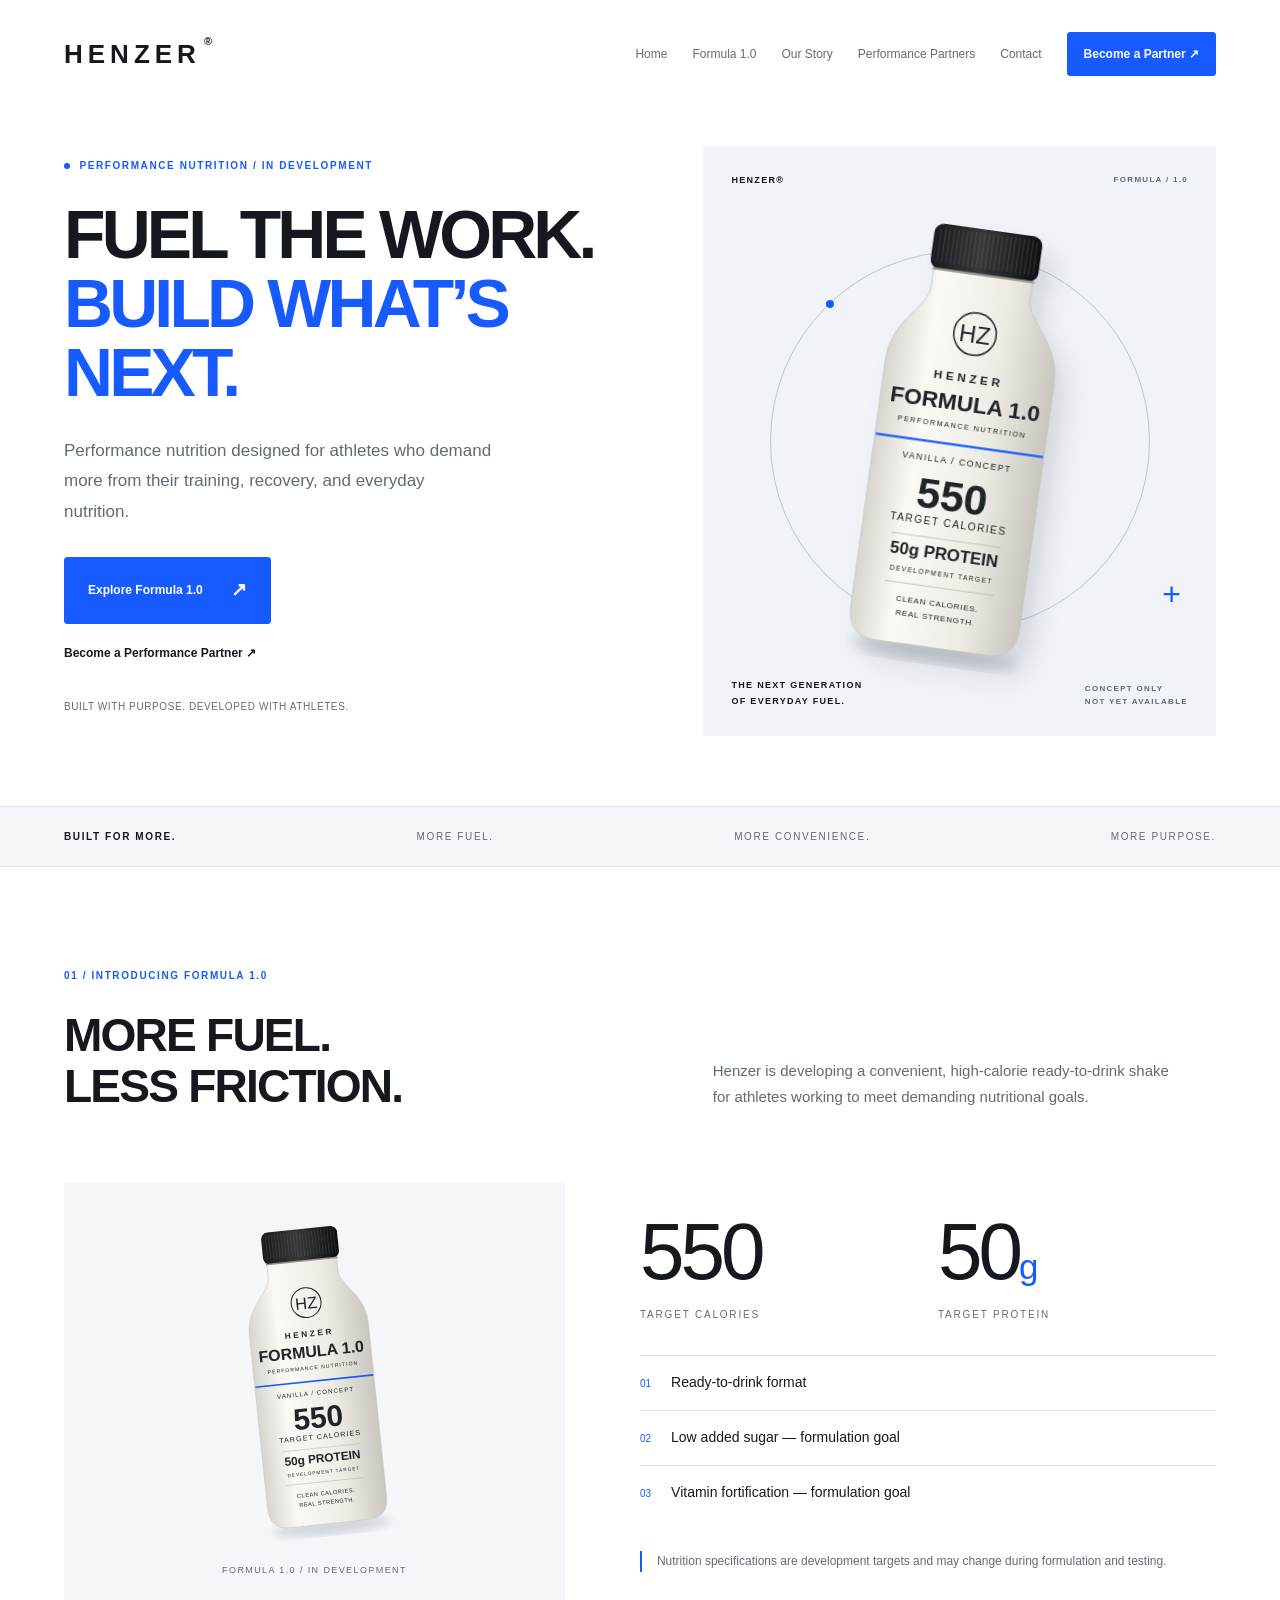
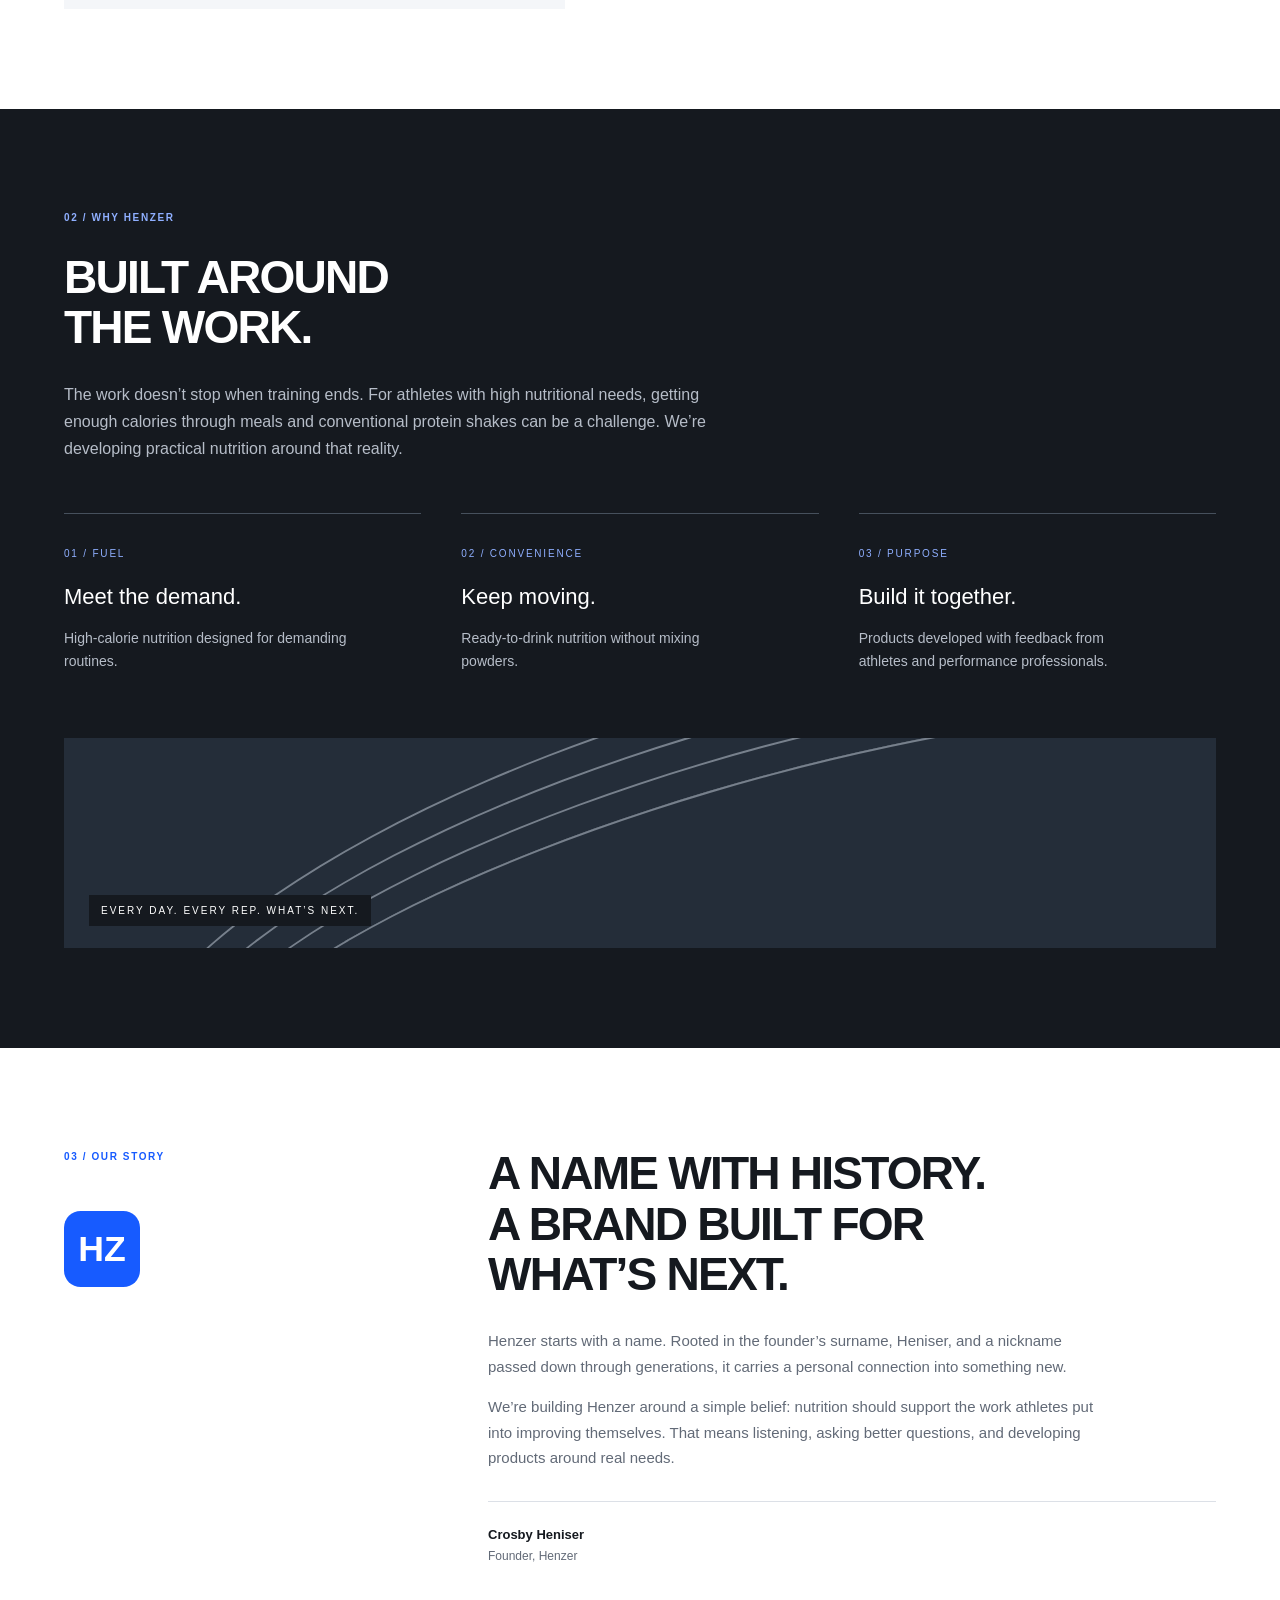
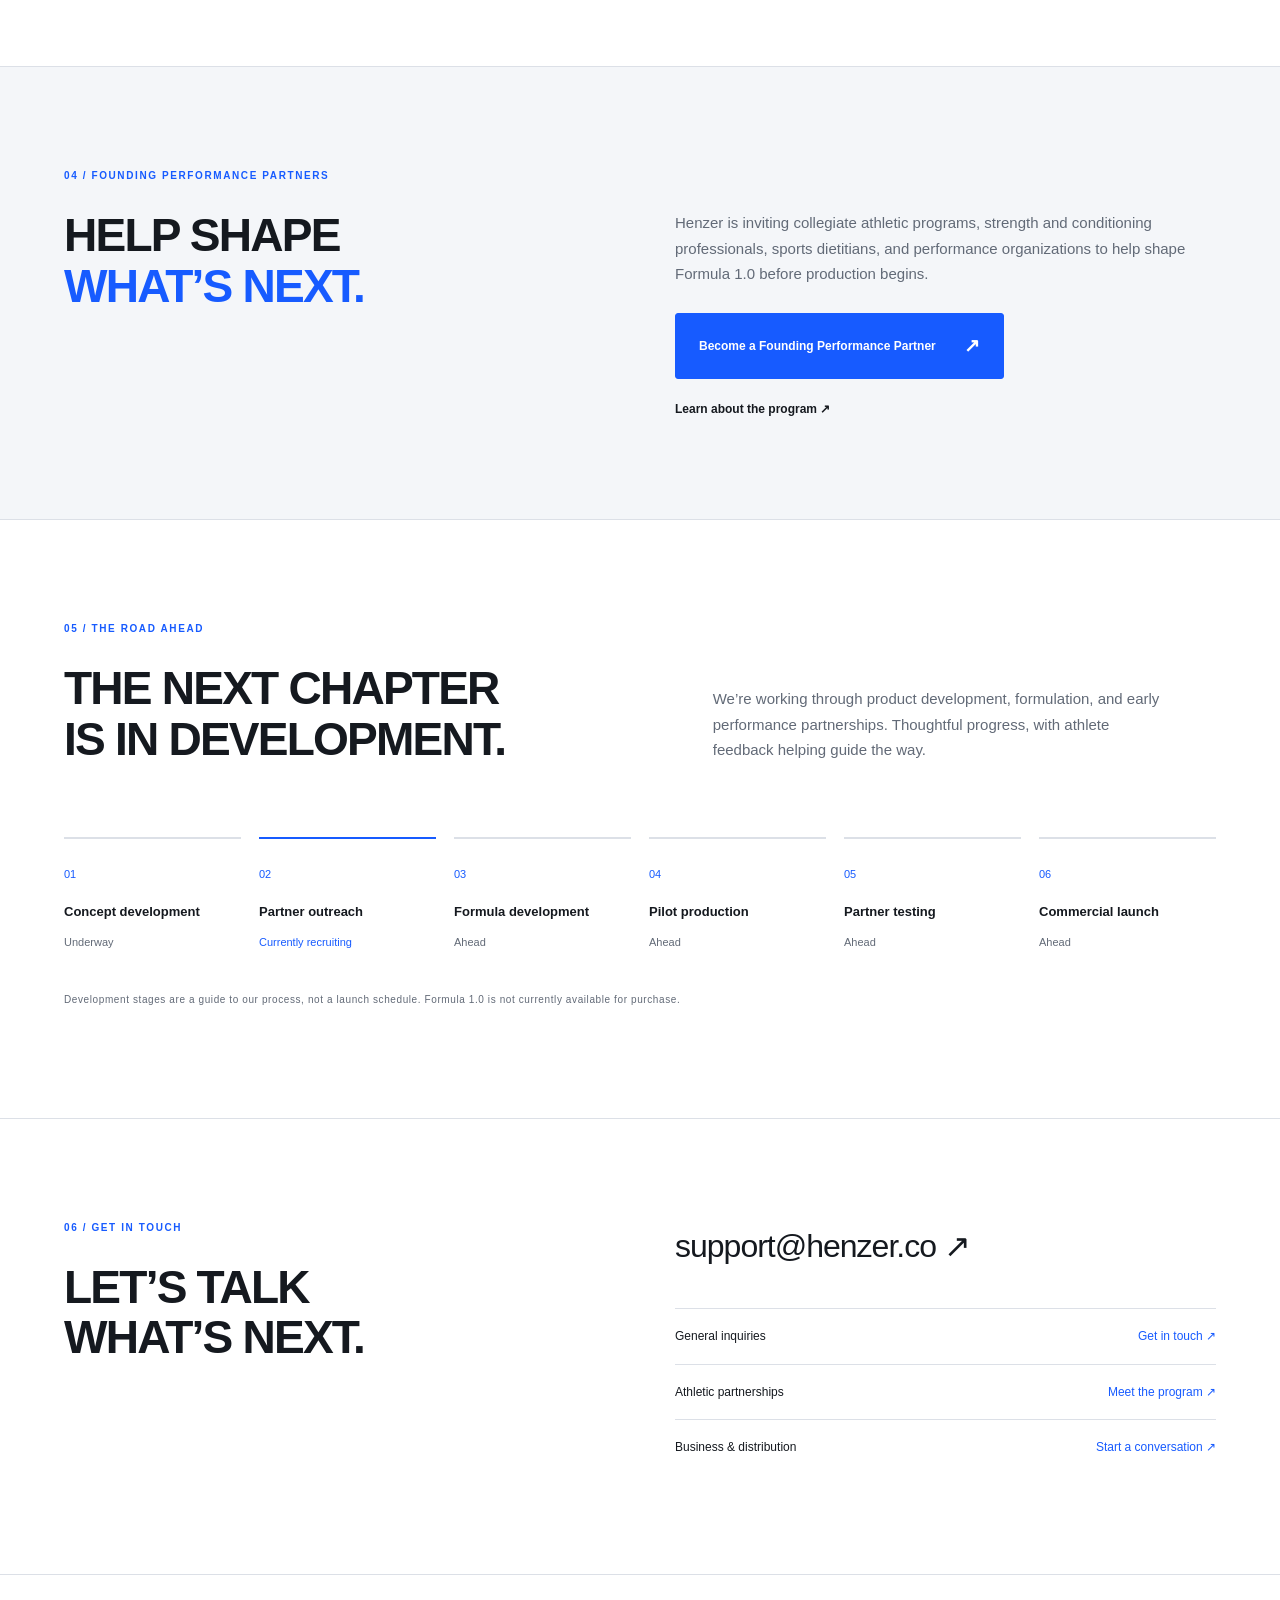
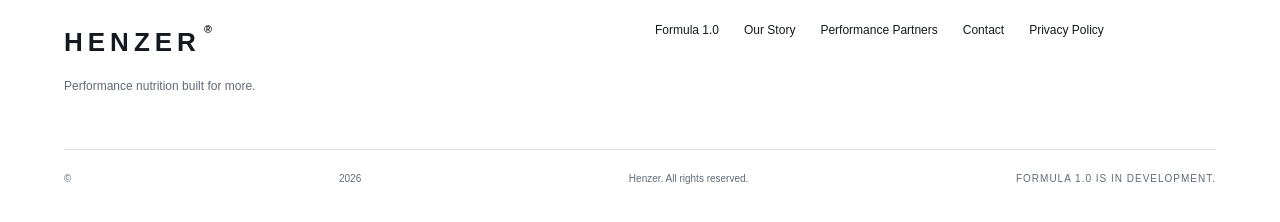
<file: index.html>
<!doctype html><html lang="en"><head><meta charset="utf-8"><meta name="viewport" content="width=device-width, initial-scale=1"><title>HENZER® | Performance Nutrition Built for More</title><meta name="description" content="Meet Henzer: performance nutrition in development. Discover Formula 1.0 and help shape what comes next as a founding performance partner."><meta property="og:title" content="HENZER® — Fuel the work. Build what's next."><meta property="og:description" content="Performance nutrition built for more. Explore Formula 1.0, currently in development."><meta property="og:type" content="website"><meta property="og:url" content="https://henzer.co/"><meta property="og:image" content="https://henzer.co/assets/social.png"><link rel="canonical" href="https://henzer.co/"><link rel="icon" href="assets/mark.svg" type="image/svg+xml"><link rel="stylesheet" href="styles.css"><script src="script.js" defer></script></head><body><a class="skip" href="#main">Skip to content</a><header class="wrap"><a class="wordmark" href="index.html" aria-label="Henzer home">HENZER<span class="brand-dot">®</span></a><button class="menu" aria-expanded="false" aria-controls="navigation">Menu <span aria-hidden="true">＋</span></button><nav id="navigation" aria-label="Main navigation"><a href="#home">Home</a><a href="#formula">Formula 1.0</a><a href="#story">Our Story</a><a href="#partners">Performance Partners</a><a href="#contact">Contact</a><a class="button small" href="https://partners.henzer.co">Become a Partner ↗</a></nav></header><main id="main"><section class="hero wrap" id="home"><div><p class="eyebrow"><span class="dot"></span> PERFORMANCE NUTRITION / IN DEVELOPMENT</p><h1>FUEL THE WORK.<br><span>BUILD WHAT’S<br>NEXT.</span></h1><p class="lead">Performance nutrition designed for athletes who demand more from their training, recovery, and everyday nutrition.</p><div class="actions"><a class="button" href="#formula">Explore Formula 1.0 <span>↗</span></a><a class="text-link" href="https://partners.henzer.co">Become a Performance Partner ↗</a></div><p class="micro">BUILT WITH PURPOSE. DEVELOPED WITH ATHLETES.</p></div><div class="stage"><div class="stage-top">HENZER® <span>FORMULA / 1.0</span></div><div class="orbit"></div><span class="cross">+</span><img class="bottle" src="assets/bottle.svg" width="270" height="480" alt="Original Henzer Formula 1.0 bottle concept; product in development"><div class="stage-bottom"><span>THE NEXT GENERATION<br>OF EVERYDAY FUEL.</span><span>CONCEPT ONLY<br>NOT YET AVAILABLE</span></div></div></section><div class="ticker"><div class="wrap"><span>BUILT FOR MORE.</span><span>MORE FUEL.</span><span>MORE CONVENIENCE.</span><span>MORE PURPOSE.</span></div></div><section class="section wrap" id="formula"><div class="section-head"><div><p class="eyebrow">01 / INTRODUCING FORMULA 1.0</p><h2>MORE FUEL.<br>LESS FRICTION.</h2></div><p>Henzer is developing a convenient, high-calorie ready-to-drink shake for athletes working to meet demanding nutritional goals.</p></div><div class="formula-grid"><div class="formula-image"><img src="assets/bottle.svg" width="220" height="390" alt="Formula 1.0 original development concept" loading="lazy"><span>FORMULA 1.0 / IN DEVELOPMENT</span></div><div class="specs"><div class="numbers"><div><strong>550</strong><span>TARGET CALORIES</span></div><div><strong>50<span>g</span></strong><span>TARGET PROTEIN</span></div></div><ul><li><span>01</span>Ready-to-drink format</li><li><span>02</span>Low added sugar — formulation goal</li><li><span>03</span>Vitamin fortification — formulation goal</li></ul><p class="disclaimer">Nutrition specifications are development targets and may change during formulation and testing.</p></div></div></section><section class="why"><div class="wrap section"><p class="eyebrow">02 / WHY HENZER</p><h2>BUILT AROUND<br>THE WORK.</h2><p class="why-intro">The work doesn’t stop when training ends. For athletes with high nutritional needs, getting enough calories through meals and conventional protein shakes can be a challenge. We’re developing practical nutrition around that reality.</p><div class="pillars"><article><span class="number">01 / FUEL</span><h3>Meet the demand.</h3><p>High-calorie nutrition designed for demanding routines.</p></article><article><span class="number">02 / CONVENIENCE</span><h3>Keep moving.</h3><p>Ready-to-drink nutrition without mixing powders.</p></article><article><span class="number">03 / PURPOSE</span><h3>Build it together.</h3><p>Products developed with feedback from athletes and performance professionals.</p></article></div><div class="track" role="img" aria-label="Abstract athletics track with running lanes"><span>EVERY DAY. EVERY REP. WHAT’S NEXT.</span></div></div></section><section class="section wrap story" id="story"><div><p class="eyebrow">03 / OUR STORY</p><img src="assets/mark.svg" width="76" height="76" alt="Original HZ brand mark" loading="lazy"></div><div><h2>A NAME WITH HISTORY.<br>A BRAND BUILT FOR<br>WHAT’S NEXT.</h2><p>Henzer starts with a name. Rooted in the founder’s surname, Heniser, and a nickname passed down through generations, it carries a personal connection into something new.</p><p>We’re building Henzer around a simple belief: nutrition should support the work athletes put into improving themselves. That means listening, asking better questions, and developing products around real needs.</p><div class="founder"><strong>Crosby Heniser</strong><span>Founder, Henzer</span></div></div></section><section class="partners" id="partners"><div class="wrap section"><p class="eyebrow">04 / FOUNDING PERFORMANCE PARTNERS</p><div class="partner-grid"><h2>HELP SHAPE<br><span>WHAT’S NEXT.</span></h2><div><p>Henzer is inviting collegiate athletic programs, strength and conditioning professionals, sports dietitians, and performance organizations to help shape Formula 1.0 before production begins.</p><a class="button" href="https://partners.henzer.co">Become a Founding Performance Partner <span>↗</span></a><a class="text-link" href="https://partners.henzer.co">Learn about the program ↗</a></div></div></div></section><section class="section wrap" id="development"><div class="section-head"><div><p class="eyebrow">05 / THE ROAD AHEAD</p><h2>THE NEXT CHAPTER<br>IS IN DEVELOPMENT.</h2></div><p>We’re working through product development, formulation, and early performance partnerships. Thoughtful progress, with athlete feedback helping guide the way.</p></div><ol class="roadmap"><li class=""><span>01</span><h3>Concept development</h3><p>Underway</p></li><li class="current"><span>02</span><h3>Partner outreach</h3><p>Currently recruiting</p></li><li class=""><span>03</span><h3>Formula development</h3><p>Ahead</p></li><li class=""><span>04</span><h3>Pilot production</h3><p>Ahead</p></li><li class=""><span>05</span><h3>Partner testing</h3><p>Ahead</p></li><li class=""><span>06</span><h3>Commercial launch</h3><p>Ahead</p></li></ol><p class="micro">Development stages are a guide to our process, not a launch schedule. Formula 1.0 is not currently available for purchase.</p></section><section class="contact wrap section" id="contact"><div><p class="eyebrow">06 / GET IN TOUCH</p><h2>LET’S TALK<br>WHAT’S NEXT.</h2></div><div><a class="email" href="mailto:support@henzer.co">support@henzer.co ↗</a><div class="contact-row"><span>General inquiries</span><a href="mailto:support@henzer.co?subject=General%20inquiry">Get in touch ↗</a></div><div class="contact-row"><span>Athletic partnerships</span><a href="https://partners.henzer.co">Meet the program ↗</a></div><div class="contact-row"><span>Business & distribution</span><a href="mailto:support@henzer.co?subject=Business%20and%20distribution">Start a conversation ↗</a></div></div></section></main><footer class="wrap"><div><a class="wordmark" href="index.html" aria-label="Henzer home">HENZER<span class="brand-dot">®</span></a><p>Performance nutrition built for more.</p></div><div class="footer-links"><a href="#formula">Formula 1.0</a><a href="#story">Our Story</a><a href="https://partners.henzer.co">Performance Partners</a><a href="#contact">Contact</a><a href="privacy.html">Privacy Policy</a></div><p class="copyright">© <span id="year">2026</span> Henzer. All rights reserved.<span>FORMULA 1.0 IS IN DEVELOPMENT.</span></p></footer></body></html>
</file>
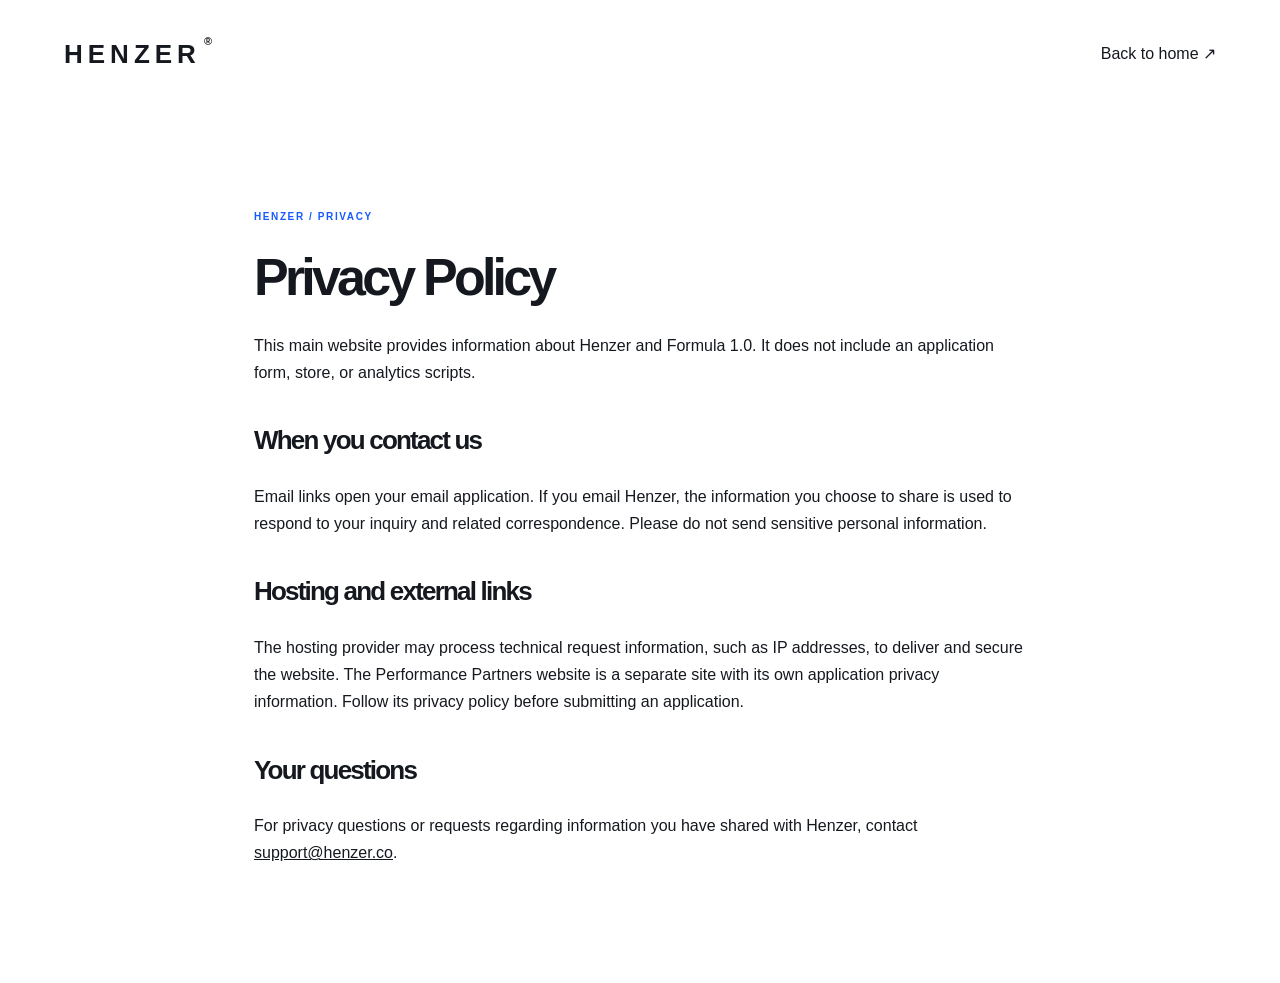
<file: privacy.html>
<!doctype html><html lang="en"><head><meta charset="utf-8"><meta name="viewport" content="width=device-width, initial-scale=1"><title>Privacy Policy | HENZER®</title><meta name="description" content="Privacy information for the Henzer main website."><link rel="stylesheet" href="styles.css"></head><body><header class="wrap"><a class="wordmark" href="index.html" aria-label="Henzer home">HENZER<span class="brand-dot">®</span></a><a href="index.html">Back to home ↗</a></header><main class="wrap section policy"><p class="eyebrow">HENZER / PRIVACY</p><h1>Privacy Policy</h1><p>This main website provides information about Henzer and Formula 1.0. It does not include an application form, store, or analytics scripts.</p><h2>When you contact us</h2><p>Email links open your email application. If you email Henzer, the information you choose to share is used to respond to your inquiry and related correspondence. Please do not send sensitive personal information.</p><h2>Hosting and external links</h2><p>The hosting provider may process technical request information, such as IP addresses, to deliver and secure the website. The Performance Partners website is a separate site with its own application privacy information. Follow its privacy policy before submitting an application.</p><h2>Your questions</h2><p>For privacy questions or requests regarding information you have shared with Henzer, contact <a href="mailto:support@henzer.co">support@henzer.co</a>.</p></main></body></html>
</file>
<file: styles.css>
:root{--blue:#175bff;--ink:#15191f;--muted:#626a77;--paper:#f4f6f9;--line:#dce0e7}*{box-sizing:border-box}html{scroll-behavior:smooth;scroll-padding-top:35px}body{margin:0;font:16px/1.7 Arial,Helvetica,sans-serif;color:var(--ink)}a{color:inherit;text-decoration:none}button{font:inherit}a:focus-visible,button:focus-visible{outline:3px solid var(--blue);outline-offset:5px}.wrap{max-width:1440px;margin:auto;padding-left:64px;padding-right:64px}header{height:108px;display:flex;align-items:center;justify-content:space-between;gap:25px}.wordmark{font-size:26px;letter-spacing:5px;font-weight:800;white-space:nowrap}.brand-dot{font-size:11px;vertical-align:top;letter-spacing:0;margin-left:3px}nav{display:flex;gap:25px;align-items:center;font-size:12px;color:var(--muted)}nav a:hover,.text-link:hover,.footer-links a:hover{color:var(--blue)}.button{display:inline-flex;align-items:center;justify-content:space-between;gap:28px;background:var(--blue);color:white;padding:16px 23px;font-size:12px;font-weight:bold;border:1px solid var(--blue);border-radius:3px;transition:background .2s,transform .2s}.button:hover{background:#1049d7;color:white;transform:translateY(-2px)}.button span{font-size:19px}.button.small{padding:11px 16px}.menu{display:none}.hero{display:grid;grid-template-columns:1.15fr 1fr;gap:50px;align-items:center;padding-top:38px;padding-bottom:70px}.eyebrow{font-size:10px;letter-spacing:1.6px;font-weight:bold;color:var(--blue);margin:0 0 26px}.dot{display:inline-block;width:6px;height:6px;border-radius:50%;background:var(--blue);margin-right:5px}h1{font-size:clamp(45px,5.3vw,78px);line-height:1.02;letter-spacing:-3.8px;font-weight:700;margin:0 0 28px}h1 span,h2 span{color:var(--blue)}.lead{color:var(--muted);font-size:17px;max-width:430px;line-height:1.8}.actions{display:flex;align-items:flex-start;flex-direction:column;gap:19px;margin-top:30px}.text-link{font-size:12px;font-weight:bold}.micro{font-size:10px;color:var(--muted);letter-spacing:.6px}.hero .micro{margin-top:35px}.stage{position:relative;height:590px;display:flex;align-items:center;justify-content:center;background:#f0f3f7;overflow:hidden}.stage-top,.stage-bottom{position:absolute;left:28px;right:28px;display:flex;justify-content:space-between;font-size:9px;font-weight:bold;letter-spacing:1.3px;z-index:2}.stage-top{top:27px}.stage-top span,.stage-bottom>span:last-child{color:var(--muted);font-size:8px}.stage-bottom{bottom:27px;align-items:end}.bottle{position:relative;z-index:1;max-width:60%;height:470px;transform:rotate(8deg);filter:drop-shadow(14px 16px 12px #111a2520)}.orbit{position:absolute;border:1px solid #bdc8d7;width:380px;height:380px;border-radius:50%}.orbit:after{content:'';position:absolute;left:55px;top:48px;background:var(--blue);width:8px;height:8px;border-radius:50%}.cross{position:absolute;bottom:115px;right:35px;color:var(--blue);font-size:32px}.ticker{background:var(--paper);border-block:1px solid var(--line)}.ticker .wrap{display:flex;justify-content:space-between;gap:20px;padding-top:21px;padding-bottom:21px;font-size:10px;letter-spacing:1.6px;color:var(--muted)}.ticker span:first-child{color:var(--ink);font-weight:bold}.section{padding-top:100px;padding-bottom:100px}h2{font-size:clamp(32px,3.6vw,51px);line-height:1.1;letter-spacing:-1.8px;font-weight:600;margin:0 0 28px}.section-head{display:grid;grid-template-columns:1.15fr 1fr;gap:70px;align-items:end;margin-bottom:44px}.section-head>p{max-width:460px;color:var(--muted);font-size:15px;margin-bottom:30px}.formula-grid{display:grid;grid-template-columns:1fr 1.15fr;gap:75px;align-items:center}.formula-image{background:var(--paper);display:flex;flex-direction:column;align-items:center;padding:30px}.formula-image img{height:330px;width:190px;transform:rotate(-6deg)}.formula-image>span{font-size:9px;letter-spacing:1.4px;color:var(--muted);margin-top:20px}.numbers{display:grid;grid-template-columns:1fr 1fr;gap:20px}.numbers>div{display:flex;flex-direction:column}.numbers strong{font-size:80px;line-height:1.1;font-weight:500;letter-spacing:-4px}.numbers strong span{font-size:35px;color:var(--blue)}.numbers>div>span{font-size:10px;letter-spacing:1.8px;color:var(--muted);margin-top:10px}.specs ul{list-style:none;padding:0;margin:32px 0}.specs li{padding:15px 0;border-top:1px solid var(--line);font-size:14px}.specs li span{color:var(--blue);margin-right:20px;font-size:10px}.disclaimer{font-size:12px;color:var(--muted);border-left:2px solid var(--blue);padding-left:15px}.why{background:var(--ink);color:white}.why .eyebrow{color:#8fafff}.why-intro{max-width:650px;color:#b6bdc8;font-size:16px}.pillars{display:grid;grid-template-columns:repeat(3,1fr);gap:40px;margin-top:50px}.pillars article{border-top:1px solid #46505c;padding-top:24px}.number{font-size:10px;letter-spacing:1.8px;color:#8fafff}h3{font-size:22px;font-weight:500;line-height:1.4;margin:17px 0 12px}.pillars p{font-size:14px;color:#b6bdc8;max-width:290px}.track{height:210px;position:relative;margin-top:50px;overflow:hidden;background:#242d39}.track:before{content:'';position:absolute;border:2px solid #77808c;width:110%;height:340px;left:10%;top:30px;border-radius:50%;box-shadow:0 0 0 27px #242d39,0 0 0 29px #77808c,0 0 0 56px #242d39,0 0 0 58px #77808c,0 0 0 85px #242d39,0 0 0 87px #77808c;transform:rotate(-15deg)}.track span{position:absolute;bottom:22px;left:25px;font-size:10px;letter-spacing:2px;background:var(--ink);padding:7px 12px}.story{display:grid;grid-template-columns:1fr 2fr;gap:60px}.story p:not(.eyebrow){font-size:15px;color:var(--muted);max-width:610px}.story img{margin-top:20px}.founder{display:flex;flex-direction:column;border-top:1px solid var(--line);margin-top:30px;padding-top:22px;font-size:13px}.founder span{color:var(--muted);font-size:12px}.partners{background:var(--paper);border-block:1px solid var(--line)}.partner-grid{display:grid;grid-template-columns:1fr 1fr;gap:70px}.partner-grid p{margin:0 0 26px;color:var(--muted);font-size:15px}.partner-grid .text-link{display:block;margin-top:20px}.roadmap{display:grid;grid-template-columns:repeat(6,1fr);list-style:none;padding:0;gap:18px;margin:40px 0 28px}.roadmap li{border-top:2px solid var(--line);padding-top:20px}.roadmap li.current{border-color:var(--blue)}.roadmap li>span{font-size:11px;color:var(--blue)}.roadmap h3{font-size:13px;font-weight:bold}.roadmap p{font-size:11px;color:var(--muted)}.current p{color:var(--blue)}.contact{display:grid;grid-template-columns:1fr 1fr;gap:70px;border-top:1px solid var(--line)}.email{display:inline-block;font-size:clamp(19px,2.5vw,32px);letter-spacing:-1px;margin-bottom:35px}.contact-row{display:flex;justify-content:space-between;gap:20px;border-top:1px solid var(--line);padding:17px 0;font-size:12px}.contact-row a{color:var(--blue)}footer{display:grid;grid-template-columns:1fr 1fr;gap:30px;padding-top:45px;padding-bottom:25px;border-top:1px solid var(--line)}footer p{font-size:12px;color:var(--muted)}.footer-links{display:flex;flex-wrap:wrap;gap:15px 25px;font-size:12px;align-content:start}.copyright{grid-column:1/-1;display:flex;justify-content:space-between;border-top:1px solid var(--line);padding-top:20px;font-size:10px}.copyright span:last-child{letter-spacing:1px}.skip{position:absolute;top:-100px;background:white;padding:10px;z-index:10}.skip:focus{top:0}.policy{max-width:900px}.policy h1{font-size:52px}.policy h2{font-size:26px;margin-top:40px}.policy a{text-decoration:underline}
@media(min-width:1600px){.hero{padding-top:70px;padding-bottom:100px}}@media(max-width:1100px){.wrap{padding-left:32px;padding-right:32px}header{height:85px;position:relative;z-index:5}.menu{display:flex;gap:15px;background:none;border:1px solid var(--line);padding:7px 12px;font-size:13px}nav{display:none;position:absolute;top:85px;left:0;right:0;padding:25px 32px;background:white;border-bottom:1px solid var(--line);box-shadow:0 15px 20px #15191f10}nav.open{display:flex;flex-direction:column;align-items:stretch;gap:20px}.hero{gap:28px}h1{letter-spacing:-2.5px}.stage{height:520px}.bottle{height:410px}.orbit{width:300px;height:300px}.formula-grid{gap:40px}.numbers strong{font-size:66px}.partner-grid{gap:35px}.roadmap{grid-template-columns:repeat(3,1fr)}}@media(max-width:700px){.wrap{padding-left:22px;padding-right:22px}.hero{grid-template-columns:1fr;padding-top:35px;padding-bottom:35px;gap:35px}h1{font-size:clamp(42px,9.7vw,67px);letter-spacing:-2px}.hero h1 br:last-child{display:none}.lead{font-size:15px}.hero .micro{margin-top:25px}.stage{height:470px}.bottle{height:380px}.ticker .wrap{flex-wrap:wrap;display:grid;grid-template-columns:1fr 1fr;font-size:9px;gap:15px}.section{padding-top:65px;padding-bottom:65px}.section-head,.formula-grid,.story,.partner-grid,.contact{grid-template-columns:1fr;gap:25px}.section-head{margin-bottom:20px}.section-head>p{margin-top:0}.formula-image{padding:22px}.formula-image img{height:270px}.numbers strong{font-size:72px}.pillars{grid-template-columns:1fr;gap:20px}.pillars p{max-width:none}.track{height:150px}.story{gap:30px}.story img{width:55px;height:55px;margin-top:0}.story h2{font-size:32px}.roadmap{grid-template-columns:1fr 1fr;gap:25px}.partner-grid .button{font-size:11px;gap:15px}.email{font-size:24px}.contact-row{font-size:11px}footer{grid-template-columns:1fr;gap:20px}.copyright{display:block}.copyright span:last-child{display:block;margin-top:10px}.policy h1{font-size:42px}}
@media(prefers-reduced-motion:reduce){html{scroll-behavior:auto}*,*:before,*:after{transition:none!important;animation:none!important}}
</file>
